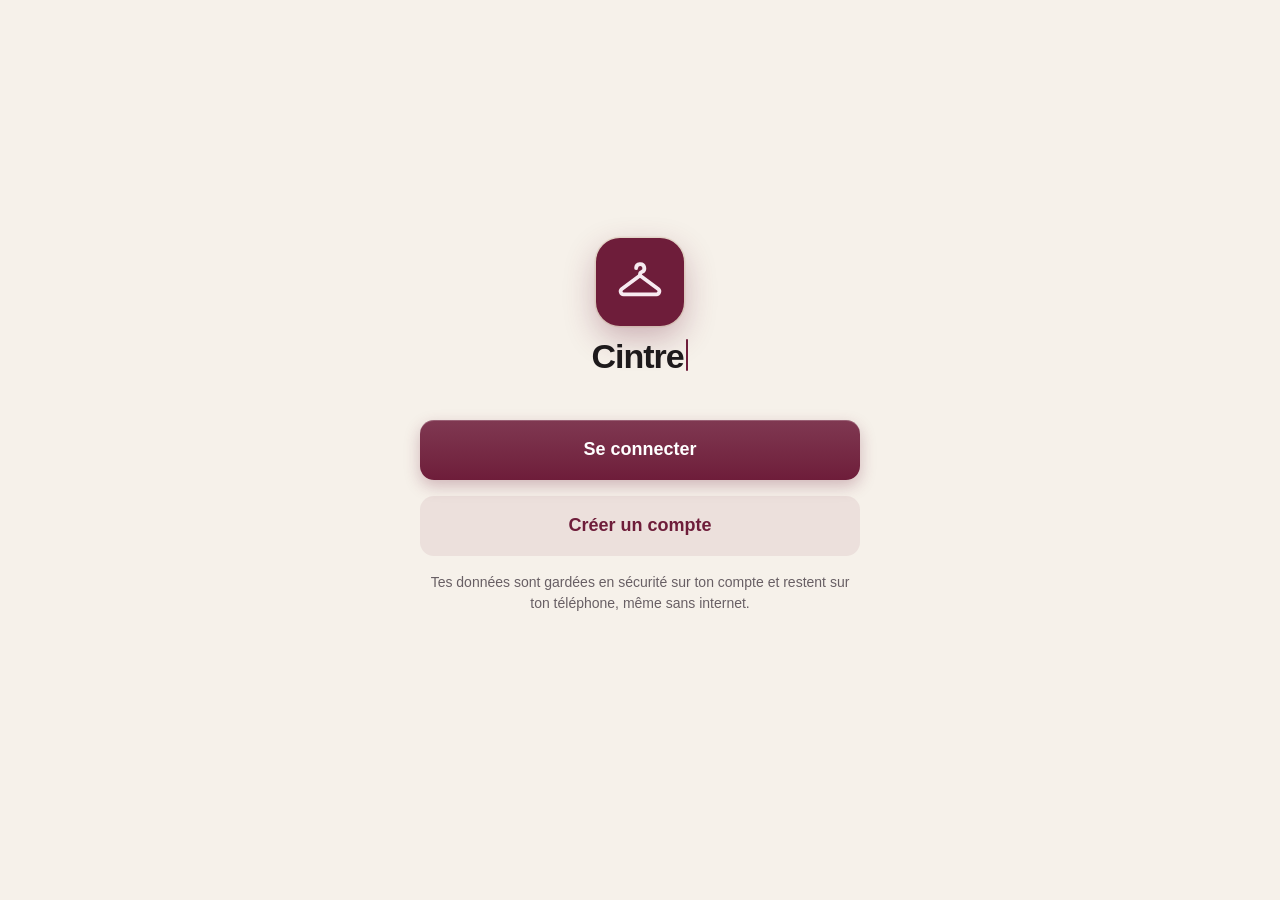
<file: index.html>
<!doctype html>
<html lang="fr">
<head>
  <meta charset="utf-8">
  <meta name="viewport" content="width=device-width, initial-scale=1, viewport-fit=cover">
  <title>Cintre</title>
  <meta name="description" content="Gestion simple de boutique de vêtements : ventes, stock, dettes et caisse.">
  <meta name="theme-color" content="#F6F1EA">
  <meta name="apple-mobile-web-app-capable" content="yes">
  <meta name="mobile-web-app-capable" content="yes">
  <meta name="apple-mobile-web-app-status-bar-style" content="default">
  <meta name="apple-mobile-web-app-title" content="Cintre">
  <meta name="format-detection" content="telephone=no">
  <link rel="manifest" href="manifest.json">
  <link rel="icon" href="icons/icone.svg" type="image/svg+xml">
  <link rel="apple-touch-icon" href="icons/apple-touch-icon.png">
  <link rel="stylesheet" href="css/style.css">
  <script src="js/theme.js"></script>
  <script src="js/vendor/supabase.js" defer></script>
  <script type="module" src="js/app.js"></script>
</head>
<body class="sans-nav">
  <main id="app" tabindex="-1">
    <noscript>Active JavaScript pour utiliser Cintre.</noscript>
  </main>
  <nav class="nav" aria-label="Navigation principale">
    <a href="#/vendre" data-onglet="vendre"><svg width="24" height="24" viewBox="0 0 24 24" fill="none" stroke="currentColor" stroke-width="1.75" stroke-linecap="round" stroke-linejoin="round" aria-hidden="true"><path d="M5.5 8.5h13l-1 11.5h-11z"/><path d="M9 8.5V7a3 3 0 0 1 6 0v1.5"/></svg>Vendre</a>
    <a href="#/articles" data-onglet="articles"><svg width="24" height="24" viewBox="0 0 24 24" fill="none" stroke="currentColor" stroke-width="1.75" stroke-linecap="round" stroke-linejoin="round" aria-hidden="true"><path d="M10.2 5.6a1.9 1.9 0 1 1 2.6 1.8c-.5.2-.8.6-.8 1.1V9"/><path d="M12 9 3.6 15.2a1.4 1.4 0 0 0 .8 2.5h15.2a1.4 1.4 0 0 0 .8-2.5z"/></svg>Articles</a>
    <a href="#/factures" data-onglet="factures"><svg width="24" height="24" viewBox="0 0 24 24" fill="none" stroke="currentColor" stroke-width="1.75" stroke-linecap="round" stroke-linejoin="round" aria-hidden="true"><path d="M7 3.5h7l4 4v13H7z"/><path d="M14 3.5v4h4"/><path d="M9.5 12h6M9.5 15.5h6"/></svg>Factures</a>
    <a href="#/dettes" data-onglet="dettes"><svg width="24" height="24" viewBox="0 0 24 24" fill="none" stroke="currentColor" stroke-width="1.75" stroke-linecap="round" stroke-linejoin="round" aria-hidden="true"><circle cx="9" cy="8" r="3.5"/><path d="M2.5 20c0-3.6 2.9-6.5 6.5-6.5s6.5 2.9 6.5 6.5"/><path d="M15.5 4.6a3.5 3.5 0 0 1 0 6.8"/><path d="M18 14.2c2 .8 3.5 2.9 3.5 5.8"/></svg>Dettes</a>
    <a href="#/depenses" data-onglet="depenses"><svg width="24" height="24" viewBox="0 0 24 24" fill="none" stroke="currentColor" stroke-width="1.75" stroke-linecap="round" stroke-linejoin="round" aria-hidden="true"><path d="M6 3.5h12v17l-3-2-3 2-3-2-3 2z"/><path d="M9 8.5h6M9 12.5h4"/></svg>Dépenses</a>
    <a href="#/caisse" data-onglet="caisse"><svg width="24" height="24" viewBox="0 0 24 24" fill="none" stroke="currentColor" stroke-width="1.75" stroke-linecap="round" stroke-linejoin="round" aria-hidden="true"><path d="M4 7.5A2.5 2.5 0 0 1 6.5 5H17v3"/><path d="M4 7.5v10A2.5 2.5 0 0 0 6.5 20H20V8H6.5A2.5 2.5 0 0 1 4 5.5"/><circle cx="16" cy="14" r="1.25"/></svg>Caisse</a>
  </nav>
</body>
</html>
</file>
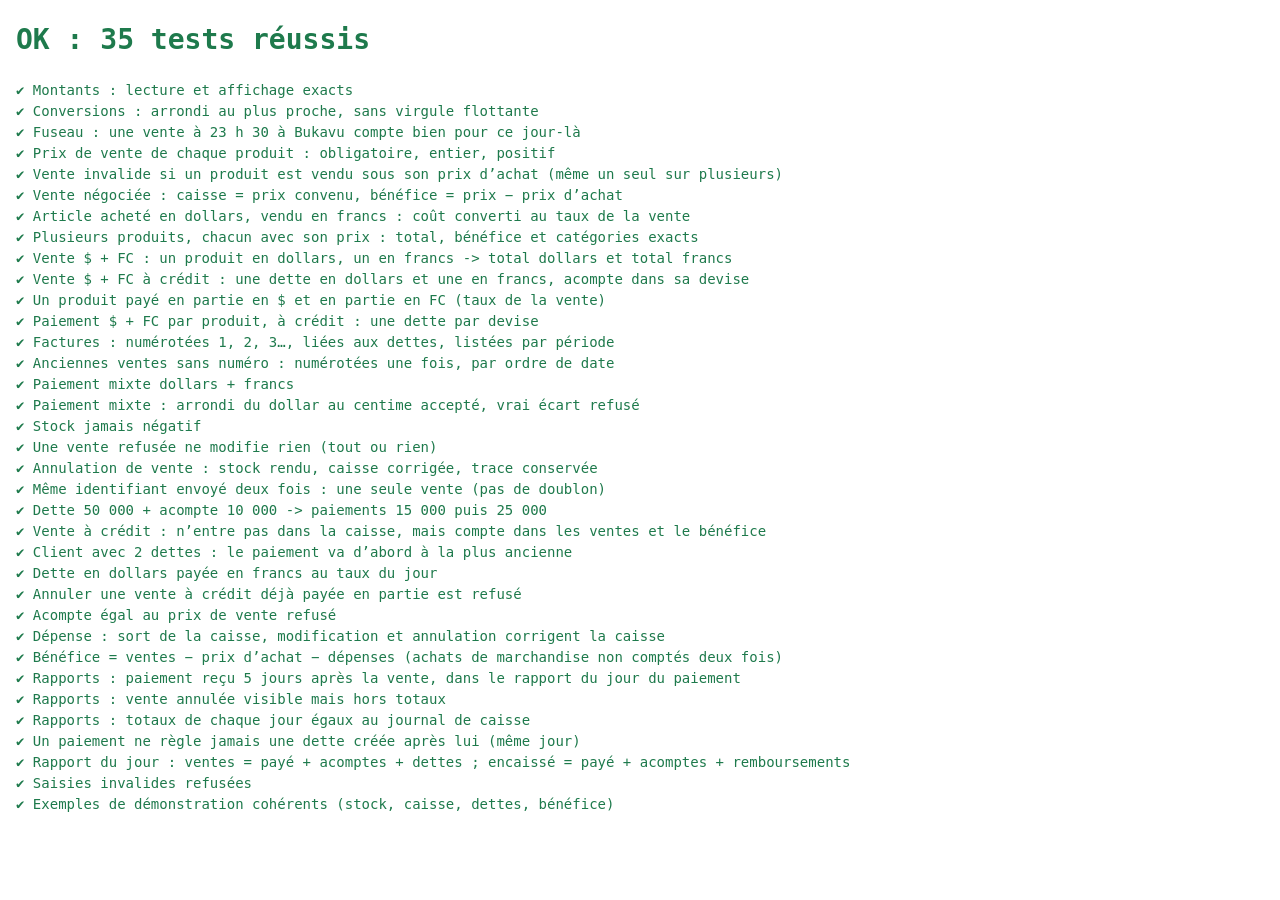
<file: tests/index.html>
<!doctype html>
<html lang="fr">
<head>
  <meta charset="utf-8">
  <meta name="viewport" content="width=device-width, initial-scale=1">
  <title>Tests du moteur</title>
  <style>
    body { font: 14px/1.5 ui-monospace, Menlo, Consolas, monospace; margin: 16px; background: #fff; color: #111; }
    .ok { color: #1E7A4C; } .ko { color: #B3261E; font-weight: 700; }
  </style>
</head>
<body>
  <h1 id="bilan">Tests en cours…</h1>
  <pre id="resultats"></pre>
  <script type="module" src="./tests.js"></script>
</body>
</html>
</file>
<file: css/style.css>
/* Cintre — feuille de style unique.
   Grille d'espacement de 8 px, police système, une couleur d'accent (bordeaux) avec une touche
   dorée, vert et rouge réservés aux montants.
   Thème : clair « ivoire et bordeaux » par défaut ; sombre au choix (Profil → Apparence).
   Le script js/theme.js pose data-mode="clair" ou "sombre" sur <html> avant l'affichage. */

:root {
  --fond: #F6F1EA;          /* ivoire chaud */
  --carte: #FFFDF9;
  --carte-2: #FAF6F0;
  --texte: #1E1A1C;
  --texte-2: #685F64;
  --texte-3: #776E73;
  --ligne: rgba(70, 45, 35, 0.09);
  --ligne-forte: rgba(70, 45, 35, 0.17);
  --accent: #6E1D3A;        /* bordeaux */
  --accent-fort: #571630;
  --accent-doux: rgba(110, 29, 58, 0.08);
  --or: #A9844A;            /* touche dorée, très discrète */
  --or-doux: rgba(169, 132, 74, 0.16);
  --sur-accent: #FFFFFF;
  --positif: #1C7449;
  --positif-doux: rgba(28, 116, 73, 0.1);
  --negatif: #B0281F;
  --negatif-doux: rgba(176, 40, 31, 0.09);
  --attention: #A35F00;
  --attention-doux: rgba(163, 95, 0, 0.1);
  --ombre: 0 1px 2px rgba(70, 45, 35, 0.05), 0 6px 20px rgba(70, 45, 35, 0.05);
  --ombre-haute: 0 -8px 32px rgba(70, 45, 35, 0.14);
  --rayon: 16px;
  --rayon-petit: 12px;
  --s1: 8px; --s2: 16px; --s3: 24px; --s4: 32px; --s5: 40px;
  --hauteur-nav: 64px;
  --police: -apple-system, BlinkMacSystemFont, "SF Pro Text", "Segoe UI", Roboto, "Helvetica Neue", Arial, sans-serif;
  --police-titre: -apple-system-headline, -apple-system, BlinkMacSystemFont, "SF Pro Display", "Segoe UI", Roboto, sans-serif;
  color-scheme: light;
}

:root[data-mode="sombre"] {
  --fond: #0D0C0E;
  --carte: #19181B;
  --carte-2: #222125;
  --texte: #F4F2F5;
  --texte-2: #ABA7B0;
  --texte-3: #8E8A93;
  --ligne: rgba(255, 255, 255, 0.09);
  --ligne-forte: rgba(255, 255, 255, 0.16);
  --accent: #E08EAA;
  --accent-fort: #EBA6BD;
  --accent-doux: rgba(224, 142, 170, 0.13);
  --or: #D4B074;
  --or-doux: rgba(212, 176, 116, 0.18);
  --sur-accent: #2A0C17;
  --positif: #4CC48A;
  --positif-doux: rgba(76, 196, 138, 0.13);
  --negatif: #FF7A70;
  --negatif-doux: rgba(255, 122, 112, 0.13);
  --attention: #F2A649;
  --attention-doux: rgba(242, 166, 73, 0.14);
  --ombre: 0 0 0 1px rgba(255, 255, 255, 0.04);
  --ombre-haute: 0 -8px 32px rgba(0, 0, 0, 0.5);
  color-scheme: dark;
}

/* ---------- Base ---------- */

*, *::before, *::after { box-sizing: border-box; }
[hidden] { display: none !important; } /* un élément masqué reste masqué, quelle que soit sa classe */
html {
  -webkit-text-size-adjust: 100%;
  text-size-adjust: 100%;
  overscroll-behavior: none;
  background: var(--fond);
}
html.verrou, html.verrou body { overflow: hidden; }
body {
  margin: 0;
  min-height: 100vh;
  min-height: 100dvh;
  background: var(--fond);
  color: var(--texte);
  font: 400 18px/1.5 var(--police);
  -webkit-font-smoothing: antialiased;
  overscroll-behavior: none;
  -webkit-tap-highlight-color: transparent;
}
button, input, select, textarea { font: inherit; color: inherit; }
button { cursor: pointer; -webkit-user-select: none; user-select: none; touch-action: manipulation; }
a { color: inherit; text-decoration: none; }
h1, h2, h3, p { margin: 0; }
svg { flex: none; }
:focus-visible { outline: 2px solid var(--accent); outline-offset: 2px; }

.num { font-variant-numeric: tabular-nums; }
.titre { font: 700 30px/1.15 var(--police-titre); letter-spacing: -0.02em; }
.sous-titre { font: 600 21px/1.25 var(--police-titre); letter-spacing: -0.01em; }
.legende { font-size: 14px; font-weight: 500; color: var(--texte-2); letter-spacing: 0.01em; }
.surtitre { font-size: 14px; font-weight: 600; color: var(--texte-2); text-transform: uppercase; letter-spacing: 0.06em; }
.texte-2 { color: var(--texte-2); }
.positif { color: var(--positif); }
.negatif { color: var(--negatif); }
.attention { color: var(--attention); }
.barre-annule { text-decoration: line-through; color: var(--texte-3); }
.masque-visuel { position: absolute; width: 1px; height: 1px; overflow: hidden; clip: rect(0 0 0 0); white-space: nowrap; }

/* ---------- Structure ---------- */

#app {
  max-width: 720px;
  margin: 0 auto;
  padding: calc(env(safe-area-inset-top) + var(--s1)) calc(env(safe-area-inset-right) + var(--s2)) calc(var(--hauteur-nav) + env(safe-area-inset-bottom) + var(--s4)) calc(env(safe-area-inset-left) + var(--s2));
}
body.sans-nav #app { padding-bottom: calc(env(safe-area-inset-bottom) + var(--s4)); }
body.avec-panier #app { padding-bottom: calc(var(--hauteur-nav) + env(safe-area-inset-bottom) + 112px); }
.pile { display: flex; flex-direction: column; gap: var(--s2); }
.pile-serree { display: flex; flex-direction: column; gap: var(--s1); }
.rangee { display: flex; align-items: center; gap: var(--s1); }
.rangee-espace { display: flex; align-items: center; justify-content: space-between; gap: var(--s2); }
.section { margin-top: var(--s3); }
.section-titre { display: flex; align-items: center; justify-content: space-between; margin: var(--s3) 0 var(--s1); padding: 0 4px; }

.entete { display: flex; align-items: center; gap: var(--s1); min-height: 56px; margin-bottom: var(--s2); }
.entete-titres { flex: 1; min-width: 0; }
.entete-titres .titre { overflow-wrap: anywhere; }
.entete-actions { display: flex; align-items: center; gap: 4px; margin-right: -8px; }

.carte {
  background: var(--carte);
  border-radius: var(--rayon);
  box-shadow: var(--ombre);
  padding: var(--s2);
}
.carte + .carte { margin-top: var(--s2); }
.carte-titre { display: flex; align-items: center; justify-content: space-between; gap: var(--s1); margin-bottom: var(--s2); }

/* ---------- Boutons ---------- */

.btn {
  display: inline-flex; align-items: center; justify-content: center; gap: var(--s1);
  min-height: 52px; padding: 0 var(--s3);
  border: 0; border-radius: 14px;
  font-size: 18px; font-weight: 600;
  transition: transform 150ms ease, background-color 150ms ease, opacity 150ms ease;
}
.btn:active { transform: scale(0.98); }
.btn:disabled { opacity: 0.5; }
.btn-principal { background: var(--accent); color: var(--sur-accent); }
.btn-principal:active { background: var(--accent-fort); }
.btn-secondaire { background: var(--accent-doux); color: var(--accent); }
.btn-neutre { background: var(--carte); color: var(--texte); box-shadow: inset 0 0 0 1px var(--ligne-forte); }
.btn-danger { background: var(--negatif); color: #fff; }
.btn-texte, .btn-texte-danger {
  display: inline-flex; align-items: center; justify-content: center; gap: 6px;
  border: 0; background: none; min-height: 48px; padding: 0 var(--s1); font-weight: 600;
}
.btn-texte { color: var(--accent); }
.btn-texte-danger { color: var(--negatif); }
.btn-bloc { width: 100%; }
.btn-grand { min-height: 60px; font-size: 18px; }
.btn-icone {
  display: inline-flex; align-items: center; justify-content: center;
  width: 48px; height: 48px; border: 0; border-radius: 50%;
  background: none; color: var(--texte);
}
.btn-icone:active { background: var(--ligne); }
.btn-rond {
  display: inline-flex; align-items: center; justify-content: center;
  width: 48px; height: 48px; border: 0; border-radius: 50%;
  background: var(--accent-doux); color: var(--accent);
}
.btn-rond:disabled { opacity: 0.35; }
.duo { display: grid; grid-template-columns: 1fr 1fr; gap: var(--s1); }
/* Validation : un bloc par produit, en rouge si le prix est sous le prix d'achat */
.lignes-vente { display: flex; flex-direction: column; gap: 12px; }
.ligne-vente {
  display: flex; flex-direction: column; gap: 6px; padding: 14px var(--s2);
  border-radius: var(--rayon); background: var(--carte); box-shadow: var(--ombre);
  transition: background-color 150ms ease, box-shadow 150ms ease;
}
.ligne-vente-tete { display: flex; align-items: baseline; justify-content: space-between; gap: 12px; }
.ligne-vente-nom { font-weight: 700; overflow-wrap: anywhere; }
.ligne-vente-qte { font-weight: 600; color: var(--texte-2); }
.ligne-vente-total { font-weight: 700; text-align: right; }
.ligne-vente-achat { font-size: 15px; color: var(--texte-2); }
.ligne-vente .champ-libelle { font-size: 15px; color: var(--texte-2); }
.ligne-vente-etat { font-size: 15px; font-weight: 600; min-height: 0; }
.ligne-vente-etat:empty { display: none; }
.ligne-vente-etat.positif { color: var(--positif); }
.ligne-vente-etat.negatif { color: var(--negatif); }
.ligne-vente.invalide { background: var(--negatif-doux); box-shadow: inset 0 0 0 2px var(--negatif); }
.ligne-vente.invalide .ligne-vente-nom, .ligne-vente.invalide .ligne-vente-total { color: var(--negatif); }
.ligne-vente.invalide .saisie { box-shadow: inset 0 0 0 2px var(--negatif); color: var(--negatif); }
.total-vente { display: flex; flex-direction: column; gap: 4px; }
.total-devise {
  display: flex; align-items: baseline; justify-content: space-between; gap: var(--s2);
  padding: 12px var(--s2); border-radius: var(--rayon-petit); background: var(--carte); box-shadow: inset 0 0 0 1px var(--ligne);
}
.taux-vente {
  display: flex; align-items: center; justify-content: space-between; gap: 12px; flex-wrap: wrap;
  padding: 10px var(--s2); border-radius: var(--rayon-petit); background: var(--carte); box-shadow: inset 0 0 0 1px var(--ligne);
}
.taux-vente input[type="date"] { width: auto; min-width: 160px; text-align: left; font-weight: 600; }
.taux-vente .saisie { width: 112px; min-height: 44px; text-align: right; font-weight: 700; font-variant-numeric: tabular-nums; }
.total-vente:empty { display: none; }
.a-payer {
  display: flex; align-items: baseline; justify-content: space-between; gap: var(--s2);
  padding: 12px var(--s2); border-radius: var(--rayon-petit); background: var(--carte); box-shadow: inset 0 0 0 1px var(--ligne);
}
.a-payer[hidden] { display: none; }
.duo-montants { gap: 12px; }
.duo-montants .champ-libelle { font-size: 14px; }
.duo-montants .saisie-montant .saisie { font-size: 20px; padding-right: 40px; padding-left: 12px; }
.duo-montants .saisie-suffixe { right: 12px; }

/* ---------- Champs ---------- */

.champ { display: flex; flex-direction: column; gap: 6px; }
.champ-libelle { font-size: 16px; font-weight: 600; color: var(--texte); }
.champ-aide { font-size: 14px; color: var(--texte-2); }
.champ-aide.positif { color: var(--positif); font-weight: 600; font-size: 15px; }
.champ-aide.negatif { color: var(--negatif); font-weight: 600; font-size: 15px; }
.champ-aide.attention { color: var(--attention); font-weight: 600; font-size: 15px; }
.saisie {
  width: 100%; min-height: 52px; padding: 0 var(--s2);
  border: 0; border-radius: var(--rayon-petit);
  background: var(--carte-2); box-shadow: inset 0 0 0 1px var(--ligne);
  font-size: 18px; /* ≥ 16 px : pas de zoom automatique sur iPhone */
  -webkit-appearance: none; appearance: none;
}
.saisie-longue { display: block; resize: none; overflow: hidden; padding: 13px var(--s2); line-height: 1.4; min-height: 52px; font-family: inherit; }
.saisie:focus { outline: none; box-shadow: inset 0 0 0 2px var(--accent); background: var(--carte); }
.saisie.invalide { box-shadow: inset 0 0 0 2px var(--negatif); }
.saisie::placeholder { color: var(--texte-3); }
select.saisie { background-image: none; }
.recherche { position: relative; }
.recherche .saisie { padding-left: 44px; background: var(--carte); }
.recherche svg { position: absolute; left: 14px; top: 50%; transform: translateY(-50%); color: var(--texte-3); pointer-events: none; }
.montant-ligne { display: flex; gap: var(--s1); align-items: stretch; }
.saisie-montant { position: relative; flex: 1; min-width: 0; }
.saisie-montant .saisie { padding-right: 48px; font-size: 22px; font-weight: 600; font-variant-numeric: tabular-nums; }
.saisie-suffixe { position: absolute; right: 16px; top: 50%; transform: translateY(-50%); color: var(--texte-2); font-weight: 600; pointer-events: none; }
.montant-ligne .segment { flex: none; width: 112px; }

.segment {
  display: grid; grid-auto-flow: column; grid-auto-columns: 1fr;
  padding: 4px; gap: 4px; border-radius: var(--rayon-petit);
  background: var(--carte-2); box-shadow: inset 0 0 0 1px var(--ligne);
}
.segment-choix {
  min-height: 44px; border: 0; border-radius: 9px; background: none;
  font-size: 16px; font-weight: 600; color: var(--texte-2);
  transition: background-color 150ms ease, color 150ms ease;
}
/* Choix actif bien visible (foncé), pour qu'on voie tout de suite ce qui est sélectionné. */
.segment-choix[aria-checked="true"] { background: var(--texte); color: var(--fond); box-shadow: 0 1px 3px rgba(0, 0, 0, 0.18); }

.puces { display: flex; flex-wrap: wrap; gap: var(--s1); }
.puces-defilantes {
  /* Les catégories passent à la ligne : toutes restent visibles, aucune n'est cachée hors de l'écran. */
  flex-wrap: wrap; padding: 2px 0;
}
.puce {
  display: inline-flex; align-items: center; gap: 8px; flex: none;
  min-height: 40px; padding: 0 var(--s2); border: 0; border-radius: 999px;
  background: var(--carte); box-shadow: inset 0 0 0 1px var(--ligne-forte);
  font-size: 16px; font-weight: 500; color: var(--texte);
  transition: background-color 150ms ease;
}
.puce[aria-checked="true"] { background: var(--texte); color: var(--fond); box-shadow: none; }
.puces-grandes .puce { min-height: 52px; border-radius: 14px; padding: 0 var(--s2); font-size: 16px; }
.puces-grandes { display: grid; grid-template-columns: 1fr 1fr; }
.puces-grandes .puce { justify-content: flex-start; text-align: left; line-height: 1.2; }
.puce-point { width: 10px; height: 10px; border-radius: 50%; background: var(--c); flex: none; }

/* ---------- Identité ---------- */

.logo {
  display: inline-flex; align-items: center; justify-content: center; flex: none;
  border-radius: 50%; background: var(--accent); color: var(--sur-accent);
  box-shadow: 0 0 0 2px var(--fond), 0 0 0 3.5px var(--or);
  font-family: var(--police-titre); font-weight: 700; letter-spacing: -0.02em;
}
.pastille {
  display: inline-flex; align-items: center; justify-content: center; flex: none;
  border-radius: 50%;
  background: color-mix(in srgb, var(--c) 15%, transparent);
  color: var(--c);
  font-size: 14px; font-weight: 700;
}
.pastille-vide { background: var(--carte-2); color: var(--texte-2); box-shadow: inset 0 0 0 1px var(--ligne); }

/* ---------- Navigation du bas ---------- */

.nav {
  position: fixed; left: 0; right: 0; bottom: 0; z-index: 20;
  display: grid; grid-template-columns: repeat(6, 1fr);
  padding: 0 env(safe-area-inset-right) env(safe-area-inset-bottom) env(safe-area-inset-left);
  background: color-mix(in srgb, var(--carte) 92%, transparent);
  -webkit-backdrop-filter: saturate(180%) blur(20px); backdrop-filter: saturate(180%) blur(20px);
  border-top: 1px solid var(--ligne);
}
.nav a {
  display: flex; flex-direction: column; align-items: center; justify-content: center; gap: 2px;
  height: var(--hauteur-nav); color: var(--texte-3); font-size: 12px; font-weight: 600; letter-spacing: 0.01em;
}
.nav a[aria-current="page"] { color: var(--accent); position: relative; }
.nav a[aria-current="page"]::before {
  content: ""; position: absolute; top: 0; left: 50%; width: 28px; height: 2.5px;
  transform: translateX(-50%); border-radius: 0 0 3px 3px; background: var(--or);
}
body.sans-nav .nav { display: none; }

/* ---------- Écran Vendre ---------- */

.entete-vendre { gap: 12px; }
.entete-vendre .entete-nom { flex: 1; min-width: 0; font: 600 20px/1.2 var(--police-titre); overflow-wrap: anywhere; }
.resume-jour { padding: var(--s1) 4px var(--s3); }
.chiffre-xl { font: 700 40px/1.05 var(--police-titre); letter-spacing: -0.03em; font-variant-numeric: tabular-nums; margin: 4px 0; }
.chiffre-l { font: 700 30px/1.1 var(--police-titre); letter-spacing: -0.02em; font-variant-numeric: tabular-nums; }
.chiffre-m { font: 700 23px/1.15 var(--police-titre); letter-spacing: -0.01em; font-variant-numeric: tabular-nums; }
.resume-jour-pied { display: flex; align-items: center; justify-content: space-between; gap: var(--s1); flex-wrap: wrap; margin-top: var(--s1); }
.puce-taux {
  display: inline-flex; align-items: center; gap: 6px; min-height: 36px; padding: 0 12px;
  border: 0; border-radius: 999px; background: var(--carte); box-shadow: inset 0 0 0 1px var(--ligne-forte);
  font-size: 14px; font-weight: 600; color: var(--texte-2);
}
.barre-outils { display: flex; flex-direction: column; gap: 12px; margin-bottom: var(--s2); }

.grille-articles { display: grid; grid-template-columns: repeat(2, minmax(0, 1fr)); gap: 12px; }
@media (min-width: 560px) { .grille-articles { grid-template-columns: repeat(3, minmax(0, 1fr)); } }
.carte-article {
  position: relative; display: flex; flex-direction: column; align-items: flex-start; gap: 10px;
  min-height: 132px; padding: 14px; border: 0; border-radius: var(--rayon);
  background: var(--carte); box-shadow: var(--ombre); text-align: left;
  transition: transform 150ms ease, box-shadow 150ms ease;
}
.carte-article:active { transform: scale(0.97); }
.carte-article.dans-panier { box-shadow: inset 0 0 0 2px var(--accent), var(--ombre); }
.carte-article.epuise { opacity: 0.45; }
.carte-article-nom { font-size: 17px; font-weight: 700; line-height: 1.25; overflow-wrap: anywhere; }
.carte-article-prix { margin-top: auto; font-size: 18px; font-weight: 600; color: var(--texte); font-variant-numeric: tabular-nums; }
.carte-article-pied { display: flex; align-items: center; justify-content: space-between; gap: 6px; width: 100%; margin-top: auto; }
.compteur {
  position: absolute; top: 10px; right: 10px;
  min-width: 28px; height: 28px; padding: 0 8px; border-radius: 999px;
  display: inline-flex; align-items: center; justify-content: center;
  background: var(--accent); color: var(--sur-accent); font-size: 15px; font-weight: 700;
  animation: apparaitre 180ms ease;
}
.badge {
  display: inline-flex; align-items: center; gap: 4px; min-height: 24px; padding: 0 8px;
  border-radius: 999px; font-size: 13px; font-weight: 600; white-space: nowrap;
}
.badge-bas { background: var(--attention-doux); color: var(--attention); }
.badge-zero { background: var(--negatif-doux); color: var(--negatif); }
.badge-ok { background: var(--positif-doux); color: var(--positif); }
.badge-neutre { background: var(--carte-2); color: var(--texte-2); box-shadow: inset 0 0 0 1px var(--ligne); }
.badge-accent { background: var(--accent-doux); color: var(--accent); }

.barre-panier {
  position: fixed; z-index: 15; left: 0; right: 0;
  bottom: calc(var(--hauteur-nav) + env(safe-area-inset-bottom));
  padding: 12px calc(env(safe-area-inset-right) + var(--s2)) 12px calc(env(safe-area-inset-left) + var(--s2));
  display: flex; justify-content: center;
  transform: translateY(120%); opacity: 0; pointer-events: none;
  transition: transform 220ms cubic-bezier(.2, .8, .2, 1), opacity 180ms ease;
}
.barre-panier.visible { transform: none; opacity: 1; pointer-events: auto; }
.barre-panier-contenu {
  display: flex; align-items: center; gap: 12px; width: 100%; max-width: 688px;
  padding: 10px 10px 10px 16px; border-radius: 20px;
  background: var(--texte); color: var(--fond); box-shadow: 0 8px 30px rgba(0, 0, 0, 0.25);
}
.barre-panier-resume {
  flex: 1; min-width: 0; display: flex; align-items: center; gap: 12px;
  border: 0; border-radius: 14px; background: none; color: inherit; text-align: left; padding: 4px 8px 4px 0;
}
.barre-panier-resume:active { background: rgba(255, 255, 255, 0.08); }
.barre-panier-icone { position: relative; display: inline-flex; align-items: center; justify-content: center; width: 44px; height: 44px; border-radius: 50%; background: rgba(255, 255, 255, 0.12); flex: none; }
:root[data-mode="sombre"] .barre-panier-icone { background: rgba(0, 0, 0, 0.1); }
.barre-panier-nombre {
  position: absolute; top: -4px; right: -6px; min-width: 22px; height: 22px; padding: 0 6px; border-radius: 999px;
  display: inline-flex; align-items: center; justify-content: center;
  background: var(--accent); color: var(--sur-accent); font-size: 13px; font-weight: 700;
}
.barre-panier-textes { display: flex; flex-direction: column; min-width: 0; }
.barre-panier-lien { white-space: nowrap; font-size: 14px; font-weight: 600; text-decoration: underline; text-underline-offset: 3px; opacity: 0.9; }
.barre-panier-cout { font-size: 15px; font-weight: 500; opacity: 0.8; }
.carte-article-etiquette { display: block; font-size: 13px; font-weight: 500; color: var(--texte-3); letter-spacing: 0.02em; }
.carte-article-conteneur { position: relative; display: flex; }
.carte-article-conteneur > .carte-article { flex: 1; min-width: 0; }
.retirer-un {
  position: absolute; top: 6px; right: 46px; width: 36px; height: 36px; border: 0; border-radius: 50%;
  display: inline-flex; align-items: center; justify-content: center;
  background: var(--carte-2); color: var(--texte); box-shadow: inset 0 0 0 1px var(--ligne-forte);
  animation: apparaitre 180ms ease;
}
.retirer-un:active { background: var(--ligne-forte); }
.barre-panier .btn { min-height: 52px; background: var(--fond); color: var(--texte); }

/* ---------- Listes ---------- */

.liste { background: var(--carte); border-radius: var(--rayon); box-shadow: var(--ombre); overflow: hidden; }
.liste-ligne {
  display: flex; align-items: center; gap: 12px; width: 100%; min-height: 64px;
  padding: 12px var(--s2); border: 0; background: none; text-align: left;
  position: relative;
}
.liste-ligne + .liste-ligne::before { content: ""; position: absolute; top: 0; left: var(--s2); right: 0; border-top: 1px solid var(--ligne); }
button.liste-ligne:active, a.liste-ligne:active { background: var(--carte-2); }
.liste-ligne-corps { flex: 1; min-width: 0; display: flex; flex-direction: column; gap: 2px; }
.liste-ligne-titre { font-weight: 600; overflow-wrap: anywhere; }
.liste-ligne-sous { font-size: 15px; color: var(--texte-2); overflow-wrap: anywhere; }
.liste-ligne-fin { display: flex; flex-direction: column; align-items: flex-end; gap: 4px; text-align: right; flex: none; max-width: 55%; }
.liste-ligne-montant { font-weight: 600; font-variant-numeric: tabular-nums; }
.liste-ligne .chevron { color: var(--texte-3); margin-right: -6px; }
.liste-vide { padding: var(--s3) var(--s2); text-align: center; color: var(--texte-2); }
.groupe-titre { display: flex; align-items: baseline; justify-content: space-between; gap: var(--s1); margin: var(--s3) 4px var(--s1); }
.groupe-titre:first-child { margin-top: 0; }
button.groupe-titre { width: calc(100% - 8px); border: 0; background: none; padding: 0; text-align: left; min-height: 32px; }
.icone-ronde {
  display: inline-flex; align-items: center; justify-content: center; flex: none;
  width: 40px; height: 40px; border-radius: 50%; background: var(--carte-2); color: var(--texte-2);
}
.icone-ronde.positif { background: var(--positif-doux); color: var(--positif); }
.icone-ronde.negatif { background: var(--negatif-doux); color: var(--negatif); }
.icone-ronde.accent { background: var(--accent-doux); color: var(--accent); }

.progression { height: 6px; border-radius: 999px; background: var(--carte-2); box-shadow: inset 0 0 0 1px var(--ligne); overflow: hidden; }
.progression > span { display: block; height: 100%; border-radius: inherit; background: var(--positif); transition: width 250ms ease; }

/* ---------- Statistiques ---------- */

.grand-total { padding: var(--s1) 4px var(--s3); }
.grand-total .legende { margin-bottom: 2px; }
.cartes-stats { display: grid; grid-template-columns: repeat(2, minmax(0, 1fr)); gap: 12px; }
.carte-stat { background: var(--carte); border-radius: var(--rayon); box-shadow: var(--ombre); padding: 14px; display: flex; flex-direction: column; gap: 6px; min-width: 0; }
button.carte-stat { border: 0; text-align: left; }
.carte-stat .chiffre-m { overflow-wrap: anywhere; }
.tendance { display: inline-flex; align-items: center; gap: 2px; font-size: 13px; font-weight: 600; }
.tendance-neutre { color: var(--texte-3); }
.trois-chiffres { display: grid; grid-template-columns: repeat(3, minmax(0, 1fr)); gap: var(--s1); text-align: center; }
.trois-chiffres > div { display: flex; flex-direction: column; gap: 4px; min-width: 0; }
.trois-chiffres .chiffre-m { font-size: 19px; overflow-wrap: anywhere; }
.repartition { display: flex; flex-wrap: wrap; gap: 6px; margin-top: 12px; }
.repartition .badge { min-height: 28px; font-size: 13px; }
.actions-rapides { display: grid; grid-template-columns: 1fr 1fr; gap: 12px; margin-top: var(--s2); }

/* ---------- Graphiques ---------- */

.g-hote { position: relative; margin: 0 -4px; }
.graphique { display: block; width: 100%; height: auto; touch-action: pan-y; overflow: visible; }
.g-grille { stroke: var(--ligne); stroke-width: 1; }
.g-axe { fill: var(--texte-3); font-size: 12px; font-weight: 500; font-variant-numeric: tabular-nums; }
.g-courbe { fill: none; stroke: var(--accent); stroke-width: 2.25; stroke-linecap: round; stroke-linejoin: round; }
.g-zone { fill: var(--accent); opacity: 0.1; }
.g-guide { stroke: var(--ligne-forte); stroke-width: 1; stroke-dasharray: 3 3; }
.g-point { fill: var(--carte); stroke: var(--accent); stroke-width: 2.5; }
.g-barre-a { fill: var(--positif); }
.g-barre-b { fill: var(--negatif); opacity: 0.85; }
.g-bulle {
  position: absolute; top: -8px; transform: translate(-50%, -100%);
  padding: 8px 12px; border-radius: 10px; background: var(--texte); color: var(--fond);
  font-size: 13px; line-height: 1.35; white-space: nowrap; pointer-events: none;
  opacity: 0; transition: opacity 150ms ease; z-index: 2;
}
.g-bulle.visible { opacity: 1; }
.g-bulle-titre { opacity: 0.7; font-weight: 500; }
.g-bulle-valeur { font-weight: 700; font-variant-numeric: tabular-nums; }
.g-legende { display: flex; gap: var(--s2); margin-top: var(--s1); padding: 0 4px; font-size: 13px; color: var(--texte-2); }
.g-legende span { display: inline-flex; align-items: center; gap: 6px; }
.g-cle { width: 10px; height: 10px; border-radius: 3px; display: inline-block; }
.g-cle-a { background: var(--positif); }
.g-cle-b { background: var(--negatif); opacity: 0.85; }
.g-horiz { display: flex; flex-direction: column; gap: 14px; }
.g-horiz-tete { display: flex; justify-content: space-between; gap: var(--s1); font-size: 15px; margin-bottom: 6px; }
.g-horiz-nom { font-weight: 500; overflow-wrap: anywhere; }
.g-horiz-valeur { font-weight: 600; white-space: nowrap; }
.g-horiz-piste { height: 10px; border-radius: 999px; background: var(--carte-2); overflow: hidden; }
.g-horiz-barre { height: 100%; border-radius: 999px; background: var(--c, var(--texte-3)); }

/* ---------- Feuilles ---------- */

.feuille-fond {
  position: fixed; inset: 0; z-index: 40; background: rgba(10, 8, 12, 0.4);
  opacity: 0; transition: opacity 200ms ease;
}
.feuille-fond.ouvert { opacity: 1; }
.feuille {
  position: fixed; z-index: 41; left: 0; right: 0; bottom: 0;
  margin: 0 auto; max-width: 640px; max-height: calc(100dvh - env(safe-area-inset-top) - 24px);
  display: flex; flex-direction: column;
  background: var(--fond); border-radius: 24px 24px 0 0; box-shadow: var(--ombre-haute);
  transform: translateY(100%); transition: transform 240ms cubic-bezier(.2, .8, .2, 1);
}
.feuille.ouvert { transform: none; }
.feuille-poignee { width: 40px; height: 5px; border-radius: 3px; background: var(--ligne-forte); margin: 8px auto 0; flex: none; }
.feuille-entete { display: flex; align-items: center; gap: var(--s1); padding: 4px 8px 4px var(--s3); flex: none; }
.feuille-titre { flex: 1; min-width: 0; }
.feuille-corps {
  overflow-y: auto; overscroll-behavior: contain; -webkit-overflow-scrolling: touch;
  padding: var(--s1) var(--s3) calc(env(safe-area-inset-bottom) + var(--s3));
}
@media (min-width: 700px) {
  .feuille { bottom: auto; top: 50%; border-radius: 24px; transform: translateY(-40%) scale(0.98); opacity: 0; transition: transform 200ms ease, opacity 200ms ease; }
  .feuille.ouvert { transform: translateY(-50%); opacity: 1; }
  .feuille-poignee { display: none; }
}

/* Reçu */
.recu { background: var(--carte); border-radius: var(--rayon); box-shadow: var(--ombre); padding: var(--s3) var(--s2); }
.recu-tete { text-align: center; display: flex; flex-direction: column; align-items: center; gap: 6px; padding-bottom: var(--s2); border-bottom: 1px dashed var(--ligne-forte); }
.recu-lignes { padding: 12px 0; border-bottom: 1px dashed var(--ligne-forte); display: flex; flex-direction: column; gap: 8px; }
.recu-ligne { display: flex; justify-content: space-between; gap: var(--s2); font-size: 17px; }
.recu-ligne > :first-child { min-width: 0; overflow-wrap: anywhere; }
.recu-ligne > :last-child { font-variant-numeric: tabular-nums; text-align: right; }
.recu-total { display: flex; justify-content: space-between; align-items: baseline; padding-top: 12px; font-weight: 700; font-size: 20px; }
.recu-pied { display: flex; flex-direction: column; gap: 6px; padding-top: 12px; font-size: 16px; color: var(--texte-2); }
.cachet-ok { width: 56px; height: 56px; border-radius: 50%; display: inline-flex; align-items: center; justify-content: center; background: var(--positif-doux); color: var(--positif); animation: apparaitre 220ms ease; }

/* Panier */
.ligne-panier { display: flex; flex-direction: column; gap: 10px; padding: 14px 0; border-bottom: 1px solid var(--ligne); }
.ligne-panier:last-child { border-bottom: 0; }
.ligne-panier-tete { display: flex; align-items: flex-start; justify-content: space-between; gap: 12px; }
.ligne-panier-nom { font-weight: 600; overflow-wrap: anywhere; }
.stepper { display: inline-flex; align-items: center; gap: 4px; }
.stepper-valeur { min-width: 36px; text-align: center; font-size: 18px; font-weight: 700; font-variant-numeric: tabular-nums; }
.prix-modifiable { display: flex; align-items: center; gap: var(--s1); }
.prix-modifiable .saisie { min-height: 44px; width: 132px; font-weight: 600; font-variant-numeric: tabular-nums; }
.total-panier { display: flex; justify-content: space-between; align-items: baseline; padding: var(--s2) 0 var(--s1); }

.choix-client { display: flex; flex-direction: column; gap: 6px; max-height: 260px; overflow-y: auto; }
.choix-client .liste-ligne { min-height: 52px; border-radius: 12px; background: var(--carte); }
.choix-client .liste-ligne::before { display: none; }
.choix-client .liste-ligne[aria-pressed="true"] { box-shadow: inset 0 0 0 2px var(--accent); }

/* ---------- Messages ---------- */

.zone-toasts {
  position: fixed; z-index: 60; left: 0; right: 0; top: calc(env(safe-area-inset-top) + 8px);
  display: flex; flex-direction: column; align-items: center; gap: 8px; padding: 0 var(--s2); pointer-events: none;
}
.toast {
  display: flex; align-items: center; gap: 12px; max-width: 560px; width: 100%;
  padding: 12px 12px 12px 16px; min-height: 52px; border-radius: 16px;
  background: var(--texte); color: var(--fond); box-shadow: 0 8px 30px rgba(0, 0, 0, 0.2);
  font-size: 16px; font-weight: 500; pointer-events: auto;
  opacity: 0; transform: translateY(-12px); transition: opacity 180ms ease, transform 200ms ease;
}
.toast.visible { opacity: 1; transform: none; }
.toast-texte { flex: 1; }
.toast-erreur { background: var(--negatif); color: #fff; }
.toast-action { border: 0; background: rgba(255, 255, 255, 0.16); color: inherit; font-weight: 700; min-height: 40px; padding: 0 14px; border-radius: 10px; }
:root[data-mode="sombre"] .toast-action { background: rgba(0, 0, 0, 0.12); }

.vide { display: flex; flex-direction: column; align-items: center; text-align: center; gap: 12px; padding: var(--s5) var(--s3); }
.vide p { max-width: 320px; }
.vide .btn { margin-top: var(--s1); }
.vide-illustration {
  width: 88px; height: 88px; border-radius: 50%; display: flex; align-items: center; justify-content: center;
  background: var(--accent-doux); color: var(--accent); margin-bottom: 4px;
  box-shadow: 0 0 0 10px color-mix(in srgb, var(--accent) 4%, transparent);
}
.vide-erreur { background: var(--negatif-doux); color: var(--negatif); box-shadow: none; }
.bandeau {
  display: flex; align-items: center; gap: 12px; padding: 12px var(--s2); margin-bottom: var(--s2);
  border-radius: var(--rayon-petit); background: var(--attention-doux); color: var(--attention); font-size: 15px; font-weight: 500;
}

.squelette-conteneur { display: flex; flex-direction: column; gap: 12px; padding-top: var(--s1); }
.squelette { border-radius: 12px; background: linear-gradient(90deg, var(--carte) 0%, var(--carte-2) 50%, var(--carte) 100%); background-size: 200% 100%; animation: reflet 1.2s ease-in-out infinite; }
.squelette-titre { height: 40px; width: 60%; }
.squelette-ligne { height: 72px; }

/* ---------- Accueil ---------- */

.accueil { min-height: calc(100dvh - env(safe-area-inset-top) - env(safe-area-inset-bottom) - 64px); display: flex; flex-direction: column; justify-content: center; gap: var(--s4); max-width: 440px; margin: 0 auto; padding: var(--s3) 0; }
.accueil-marque { display: flex; flex-direction: column; align-items: center; text-align: center; gap: 12px; }
.accueil-icone { width: 88px; height: 88px; border-radius: 24px; background: var(--accent); color: #F7EAF0; display: flex; align-items: center; justify-content: center; box-shadow: 0 0 0 1.5px var(--or-doux), 0 12px 32px color-mix(in srgb, var(--accent) 30%, transparent); }
.accueil-nom { font: 700 34px/1.1 var(--police-titre); letter-spacing: -0.03em; }

/* ---------- Calendrier ---------- */

.calendrier-tete { display: flex; align-items: center; justify-content: space-between; margin-bottom: var(--s1); }
.calendrier-grille { display: grid; grid-template-columns: repeat(7, 1fr); gap: 4px; text-align: center; }
.calendrier-grille .jsem { font-size: 12px; font-weight: 600; color: var(--texte-3); padding: 6px 0; }
.jour-cal { aspect-ratio: 1; min-height: 40px; border: 0; border-radius: 50%; background: none; font-size: 16px; font-weight: 600; font-variant-numeric: tabular-nums; }
.jour-cal.inactif { color: var(--texte-3); font-weight: 400; opacity: 0.55; }
.jour-cal.actif { background: var(--accent-doux); color: var(--accent); }
.jour-cal.aujourdhui { box-shadow: inset 0 0 0 1.5px var(--accent); }
.jour-cal:disabled { opacity: 0.2; }

.indicateur { width: 10px; height: 10px; border-radius: 50%; flex: none; }
.indicateur.positif { background: var(--positif); }
.indicateur.negatif { background: var(--negatif); }
.ligne-jour.inactif .liste-ligne-titre { color: var(--texte-3); font-weight: 500; }
.navigation-jour { display: flex; align-items: center; justify-content: space-between; gap: var(--s1); margin-bottom: var(--s2); }
.navigation-jour .sous-titre { text-align: center; flex: 1; }
.detail-calcul { margin-top: 12px; }
.detail-total { display: flex; justify-content: space-between; gap: var(--s2); font-weight: 700; padding-bottom: 4px; border-bottom: 1px solid var(--ligne); margin-bottom: 4px; }
.detail-ligne { display: flex; justify-content: space-between; gap: var(--s2); padding: 3px 0 3px 12px; color: var(--texte-2); font-size: 16px; }
.detail-ligne > span:first-child::before { content: "• "; color: var(--texte-3); }
.reglage-ligne { display: flex; align-items: center; justify-content: space-between; gap: var(--s2); }

/* ---------- Écriture progressive (accueil, nom de la boutique) ---------- */

.ecriture-reste { visibility: hidden; }
.ecriture-curseur {
  display: inline-block; width: 2px; height: 0.95em; margin: 0 1px 0 2px;
  vertical-align: -0.08em; border-radius: 1px; background: var(--accent);
  animation: curseur-clignote 1s steps(1, end) infinite;
  transition: opacity 400ms ease;
}
.ecriture-curseur.ecriture-en-cours { animation: none; opacity: 1; }   /* fixe pendant la frappe */
.ecriture-curseur.ecriture-disparait { animation: none; opacity: 0; }  /* fondu final */
@keyframes curseur-clignote { 0%, 50% { opacity: 1; } 50.01%, 100% { opacity: 0; } }

/* ---------- Animations ---------- */

@keyframes apparaitre { from { transform: scale(0.6); opacity: 0; } to { transform: none; opacity: 1; } }
@keyframes reflet { from { background-position: 200% 0; } to { background-position: -200% 0; } }
@media (prefers-reduced-motion: reduce) {
  *, *::before, *::after { animation-duration: 1ms !important; transition-duration: 1ms !important; }
}

/* ---------- Comptes : mot de passe, état de la synchronisation ---------- */

.mdp { position: relative; }
.mdp .saisie { padding-right: 56px; }
.mdp-oeil { position: absolute; right: 4px; top: 50%; transform: translateY(-50%); color: var(--texte-2); }
.etat-sync { display: inline-flex; align-items: center; gap: 8px; font-weight: 600; }
.etat-sync::before { content: ""; width: 10px; height: 10px; border-radius: 50%; background: var(--texte-3); flex: none; }
.etat-sync[data-etat="synchronise"]::before { background: var(--positif); }
.etat-sync[data-etat="attente"]::before, .etat-sync[data-etat="envoi"]::before { background: var(--attention); }
.etat-sync[data-etat="erreur"]::before, .etat-sync[data-etat="reconnexion"]::before { background: var(--negatif); }
/* Petit point sur le bouton du profil quand des données attendent d'être envoyées */
a.btn-icone[href="#/profil"] { position: relative; }
body[data-sync="attente"] a.btn-icone[href="#/profil"]::after,
body[data-sync="envoi"] a.btn-icone[href="#/profil"]::after,
body[data-sync="horsligne"] a.btn-icone[href="#/profil"]::after,
body[data-sync="erreur"] a.btn-icone[href="#/profil"]::after,
body[data-sync="reconnexion"] a.btn-icone[href="#/profil"]::after {
  content: ""; position: absolute; top: 9px; right: 9px; width: 9px; height: 9px; border-radius: 50%;
  background: var(--attention); box-shadow: 0 0 0 2px var(--fond);
}
body[data-sync="erreur"] a.btn-icone[href="#/profil"]::after,
body[data-sync="reconnexion"] a.btn-icone[href="#/profil"]::after { background: var(--negatif); }
body[data-sync="horsligne"] a.btn-icone[href="#/profil"]::after { background: var(--texte-3); }

/* ---------- Habillage moderne (cartes héros, verre, mouvements utiles) ---------- */

/* Cartes et listes : coins plus doux, ombres en couches très légères */
:root { --rayon: 20px; --rayon-petit: 14px;
  --ombre: 0 1px 1px rgba(70, 45, 35, 0.04), 0 2px 6px rgba(70, 45, 35, 0.04), 0 10px 28px rgba(70, 45, 35, 0.05); }
:root[data-mode="sombre"] { --ombre: 0 0 0 1px rgba(255, 255, 255, 0.05), 0 10px 28px rgba(0, 0, 0, 0.35); }

/* Carte « héros » : le chiffre clé de l'écran, sur un dégradé bordeaux profond avec un liseré doré */
.heros {
  position: relative; overflow: hidden; margin: 4px 0 var(--s3); padding: 20px 20px 18px;
  border-radius: 24px; color: #FBF3F6;
  background:
    radial-gradient(120% 140% at 100% 0%, rgba(214, 170, 110, 0.28) 0%, transparent 45%),
    linear-gradient(150deg, #7E2244 0%, #5E1833 55%, #45102A 100%);
  box-shadow: 0 1px 0 rgba(255, 255, 255, 0.18) inset, 0 14px 34px rgba(94, 24, 51, 0.32);
}
.heros::after { content: ""; position: absolute; inset: 0; border-radius: inherit; pointer-events: none;
  box-shadow: inset 0 0 0 1px rgba(214, 176, 116, 0.35); }
:root[data-mode="sombre"] .heros {
  background: radial-gradient(120% 140% at 100% 0%, rgba(214, 170, 110, 0.22) 0%, transparent 45%),
    linear-gradient(150deg, #3A1424 0%, #2A0F1B 60%, #1E0A13 100%);
  box-shadow: 0 14px 34px rgba(0, 0, 0, 0.45);
}
.heros .legende, .heros .texte-2 { color: rgba(251, 243, 246, 0.78); }
.heros .chiffre-xl, .heros .chiffre-l { color: #FFFFFF; }
.heros .negatif { color: #FFB8B0; }
.heros .positif { color: #A8E8C6; }
.heros .puce-taux { background: rgba(255, 255, 255, 0.12); color: #FBF3F6; box-shadow: inset 0 0 0 1px rgba(255, 255, 255, 0.22); }
.heros .badge-neutre { background: rgba(255, 255, 255, 0.12); color: #FBF3F6; box-shadow: none; }
.resume-jour.heros { padding-bottom: 16px; }

/* Petites icônes rondes devant les libellés des chiffres */
.stat-tete { display: inline-flex; align-items: center; gap: 8px; }
.stat-icone { display: inline-flex; align-items: center; justify-content: center; width: 26px; height: 26px; border-radius: 9px;
  background: var(--accent-doux); color: var(--accent); flex: none; }

/* Boutons principaux : léger relief et ombre teintée */
.btn-principal { background: linear-gradient(180deg, color-mix(in srgb, var(--accent) 88%, #fff) 0%, var(--accent) 100%);
  box-shadow: 0 1px 0 rgba(255, 255, 255, 0.2) inset, 0 6px 16px color-mix(in srgb, var(--accent) 28%, transparent); }
.carte-article, .liste-ligne, .carte-stat, .puce, .btn-rond { transition: transform 160ms ease, box-shadow 160ms ease, background-color 160ms ease; }
button.carte-stat:active, a.carte-stat:active { transform: scale(0.98); }

/* En-tête « verre » collé en haut pendant le défilement */
.entete {
  position: sticky; top: 0; z-index: 12;
  margin: calc(-1 * (env(safe-area-inset-top) + var(--s1))) calc(-1 * var(--s2)) var(--s2);
  padding: calc(env(safe-area-inset-top) + var(--s1)) var(--s2) var(--s1);
  background: color-mix(in srgb, var(--fond) 82%, transparent);
  -webkit-backdrop-filter: saturate(180%) blur(18px); backdrop-filter: saturate(180%) blur(18px);
  transition: box-shadow 200ms ease;
}
body.defile .entete { box-shadow: 0 1px 0 var(--ligne), 0 8px 20px rgba(0, 0, 0, 0.04); }

/* Barre du bas « verre » flottante, qui se réduit quand on descend dans la page */
.nav {
  left: calc(env(safe-area-inset-left) + 10px); right: calc(env(safe-area-inset-right) + 10px);
  bottom: calc(env(safe-area-inset-bottom) + 8px);
  max-width: 640px; margin: 0 auto; padding: 6px;
  border: 0; border-radius: 26px;
  background: color-mix(in srgb, var(--carte) 74%, transparent);
  -webkit-backdrop-filter: saturate(190%) blur(22px); backdrop-filter: saturate(190%) blur(22px);
  box-shadow: inset 0 0 0 1px color-mix(in srgb, var(--texte) 8%, transparent), 0 10px 30px rgba(40, 20, 30, 0.14);
  transition: transform 260ms cubic-bezier(.2, .8, .2, 1), padding 260ms ease;
}
.nav a { height: calc(var(--hauteur-nav) - 12px); border-radius: 20px; transition: background-color 200ms ease, color 200ms ease, height 260ms ease; }
.nav a[aria-current="page"] { background: var(--accent-doux); }
.nav a[aria-current="page"]::before { display: none; }
.nav a svg { transition: transform 200ms ease; }
.nav a[aria-current="page"] svg { transform: translateY(-1px) scale(1.06); }
:root { --hauteur-nav: 70px; }
body.nav-compacte { --hauteur-nav: 56px; }
body.nav-compacte .nav a { font-size: 0; gap: 0; }
#app { padding-bottom: calc(var(--hauteur-nav) + env(safe-area-inset-bottom) + var(--s5)); }
.barre-panier { bottom: calc(var(--hauteur-nav) + env(safe-area-inset-bottom) + 8px); transition: transform 220ms cubic-bezier(.2, .8, .2, 1), opacity 180ms ease, bottom 260ms ease; }

/* Arrivée sur un écran : léger fondu montant */
.ecran-entree { animation: entree-ecran 260ms cubic-bezier(.2, .8, .2, 1); }
@keyframes entree-ecran { from { opacity: 0; transform: translateY(8px); } to { opacity: 1; transform: none; } }

/* ---------- Impression et PDF (factures) ---------- */

#zone-impression { display: none; }
@media print {
  @page { size: A4; margin: 14mm; }
  html, body { background: #fff !important; overflow: visible !important; height: auto !important; }
  body > *:not(#zone-impression) { display: none !important; }
  #zone-impression { display: block; color: #16131a; font: 11pt/1.45 var(--police); }
  .imp-page { max-width: 180mm; margin: 0 auto; }
  .imp-entete { display: flex; justify-content: space-between; align-items: flex-end; gap: 12mm; padding-bottom: 4mm; border-bottom: 2px solid #6E1D3A; margin-bottom: 6mm; }
  .imp-boutique { font-size: 18pt; font-weight: 700; color: #6E1D3A; letter-spacing: -0.01em; }
  .imp-titre-bloc { text-align: right; }
  .imp-titre { font-size: 15pt; font-weight: 700; }
  .imp-petit { font-size: 9pt; color: #6b6268; }
  .imp-infos { display: flex; justify-content: space-between; gap: 8mm; margin-bottom: 6mm; }
  .imp-table { width: 100%; border-collapse: collapse; margin-bottom: 5mm; }
  .imp-table th { text-align: left; font-size: 8.5pt; text-transform: uppercase; letter-spacing: 0.05em; color: #6b6268; border-bottom: 1px solid #c9bfc4; padding: 2mm 1.5mm; }
  .imp-table td { padding: 2.2mm 1.5mm; border-bottom: 1px solid #e6dfe2; vertical-align: top; }
  .imp-table tr { break-inside: avoid; }
  .imp-total td { font-weight: 700; font-size: 12.5pt; border-top: 2px solid #16131a; border-bottom: 0; }
  .imp-pied td { border-bottom: 0; padding: 1mm 1.5mm; }
  .imp-droite, .imp-table .imp-droite { text-align: right; white-space: nowrap; }
  .imp-fort { font-weight: 700; }
  .imp-barre td { text-decoration: line-through; color: #8a8086; }
  .imp-annule { border: 1.5px solid #b0281f; color: #b0281f; font-weight: 700; padding: 2mm 3mm; margin-bottom: 5mm; text-align: center; }
  .imp-merci { margin-top: 8mm; text-align: center; font-style: italic; color: #6b6268; }
}
</file>
